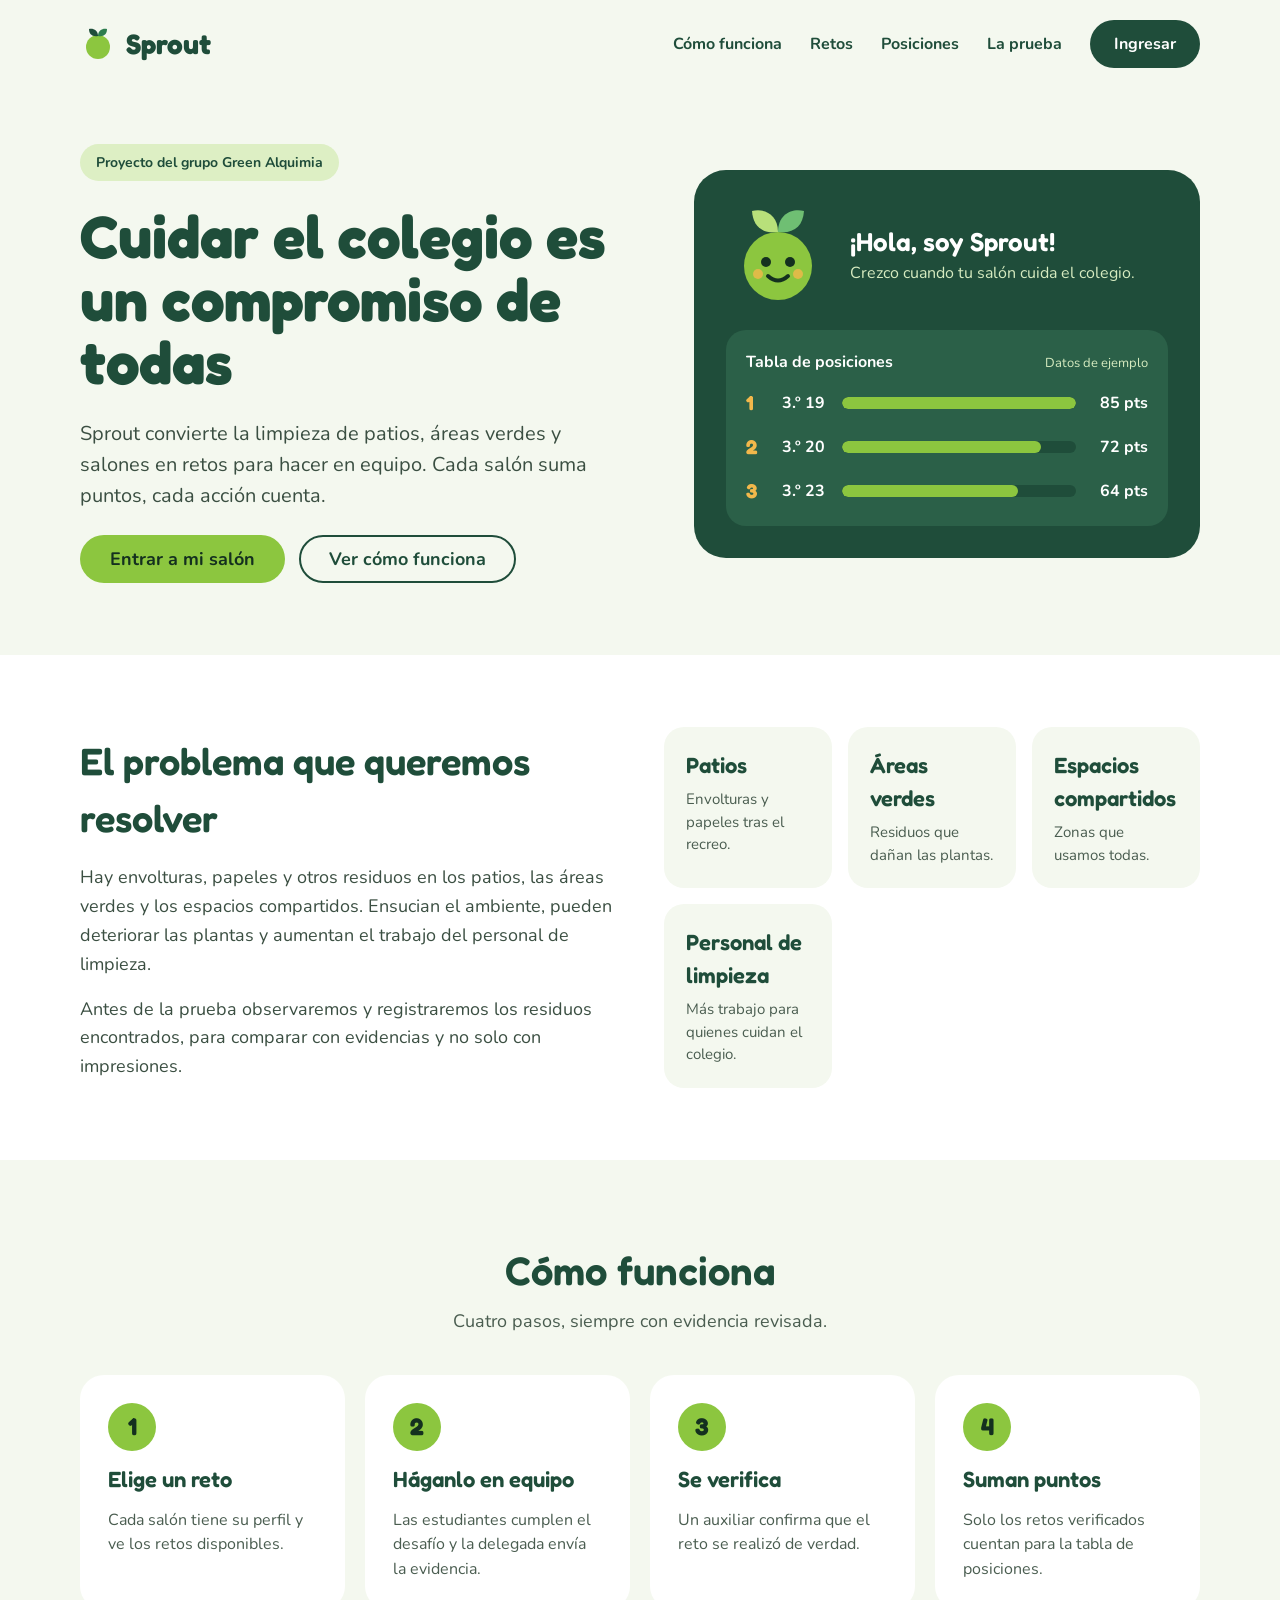
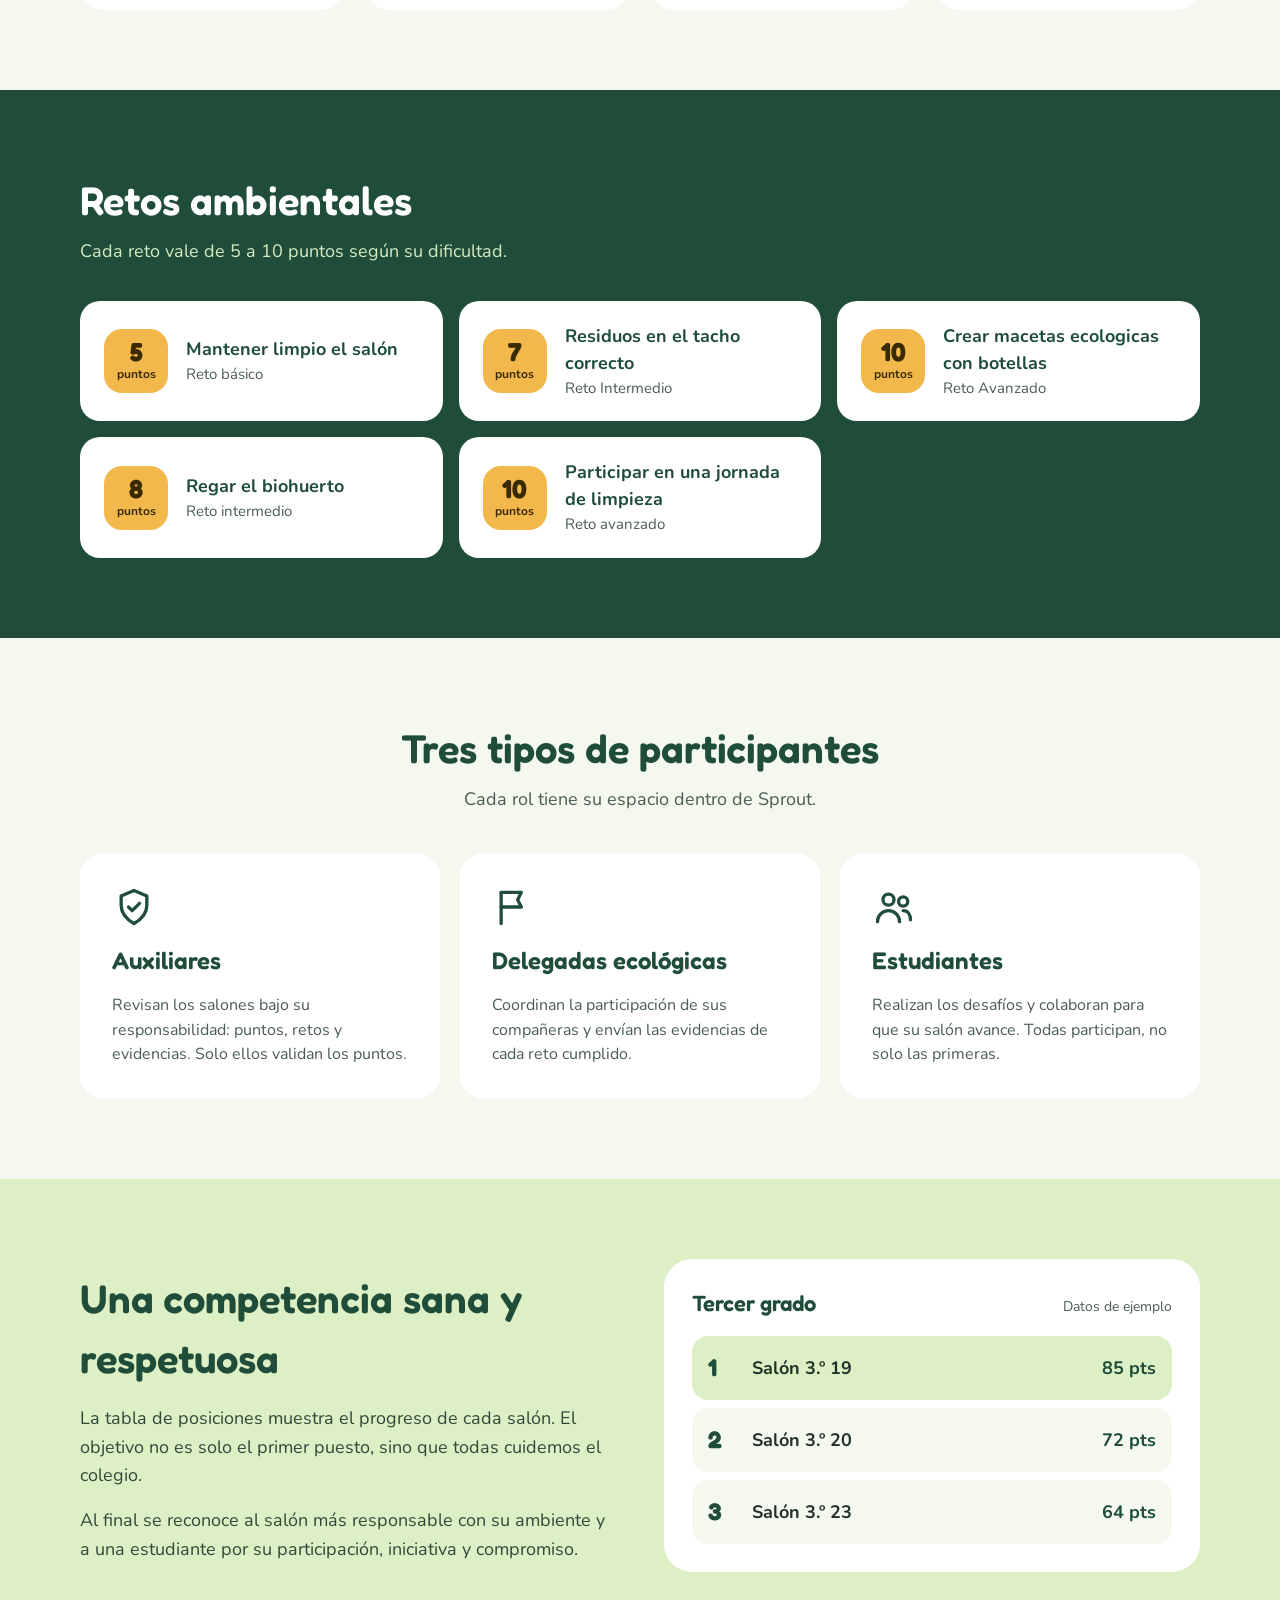
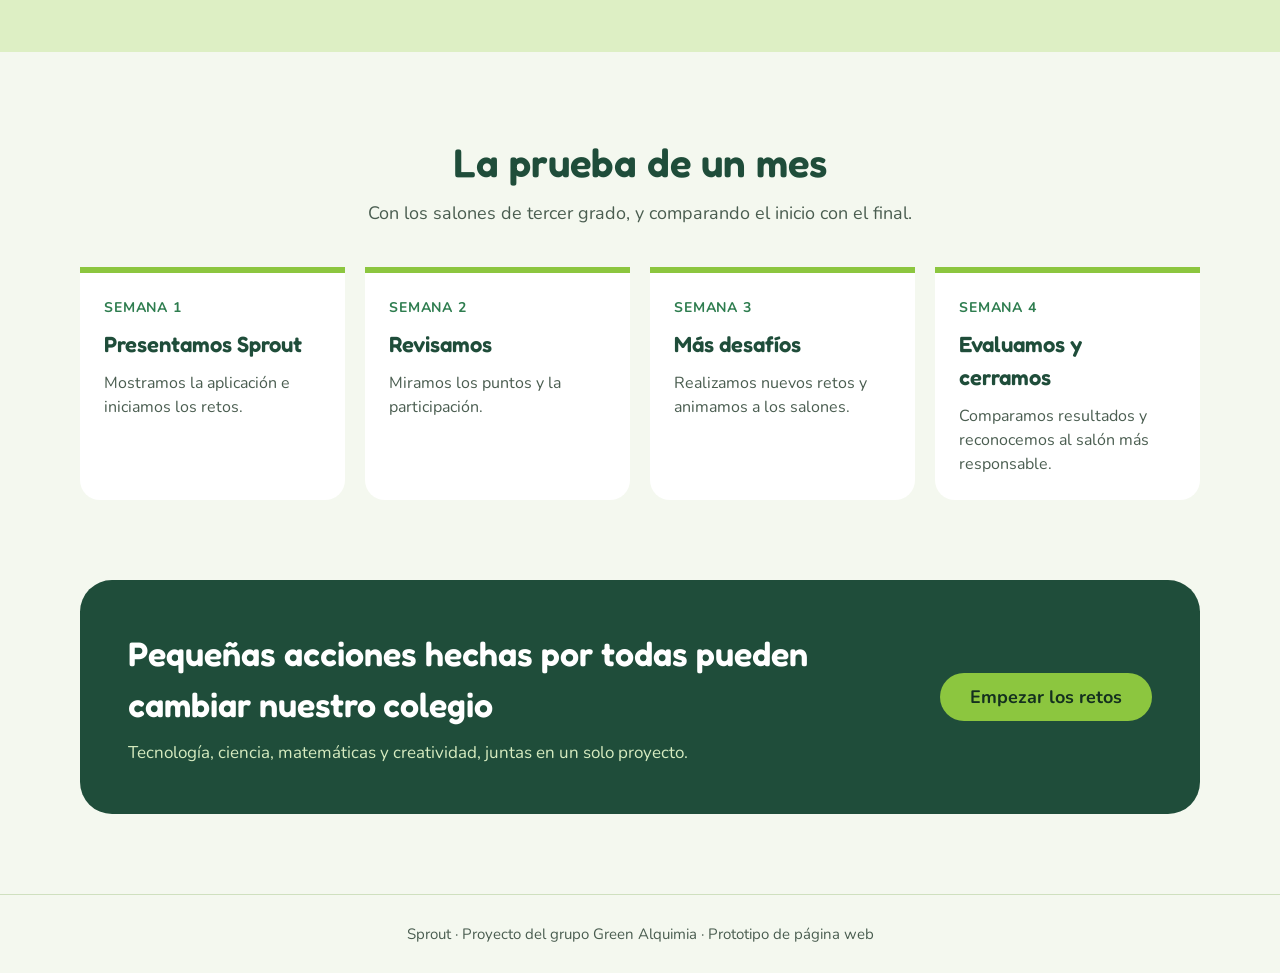
<file: index.html>
<!DOCTYPE html>
<html lang="es">
<head>
  <meta charset="utf-8">
  <meta name="viewport" content="width=device-width, initial-scale=1">
  <title>Sprout - Cuidemos nuestro colegio</title>
  <meta name="description" content="Sprout: retos ambientales por salón para cuidar los espacios del colegio. Proyecto del grupo Alquimia.">
  <link rel="preconnect" href="https://fonts.googleapis.com">
  <link rel="preconnect" href="https://fonts.gstatic.com" crossorigin>
  <link href="https://fonts.googleapis.com/css2?family=Fredoka:wght@500;600;700&family=Nunito:wght@400;600;700&display=swap" rel="stylesheet">
  <link rel="stylesheet" href="estilos.css">
</head>
<body>

  <!-- ENCABEZADO -->
  <header class="contenedor encabezado">
    <a class="logo" href="index.html" aria-label="Sprout, inicio">
      <svg width="36" height="36" viewBox="0 0 36 36" aria-hidden="true">
        <circle cx="18" cy="21" r="12" fill="#8CC63F"/>
        <path d="M18 10C18 4 13 2 9 3c0 5 3 8 9 7z" fill="#1F4D3A"/>
        <path d="M18 10c0-6 5-8 9-7 0 5-3 8-9 7z" fill="#2E7D4F"/>
      </svg>
      <span>Sprout</span>
    </a>
    <nav class="menu" aria-label="Principal">
      <a href="#como">Cómo funciona</a>
      <a href="#retos">Retos</a>
      <a href="#ranking">Posiciones</a>
      <a href="#prueba">La prueba</a>
      <a class="btn btn-oscuro" href="salon.html">Ingresar</a>
    </nav>
  </header>

  <main>

    <!-- HERO -->
    <section class="contenedor hero">
      <div class="hero-texto">
        <span class="etiqueta">Proyecto del grupo Green Alquimia</span>
        <h1>Cuidar el colegio es un compromiso de todas</h1>
        <p>Sprout convierte la limpieza de patios, áreas verdes y salones en retos para hacer en equipo. Cada salón suma puntos, cada acción cuenta.</p>
        <div class="botones">
          <a class="btn btn-lima" href="salon.html">Entrar a mi salón</a>
          <a class="btn btn-borde" href="#como">Ver cómo funciona</a>
        </div>
      </div>

      <div class="tarjeta-hero">
        <div class="mascota-fila">
          <svg width="104" height="104" viewBox="0 0 104 104" role="img" aria-label="Mascota de Sprout, un brote sonriente">
            <path d="M52 30C52 12 38 6 26 9c1 15 10 23 26 21z" fill="#B8E07A"/>
            <path d="M52 30c0-18 14-24 26-21-1 15-10 23-26 21z" fill="#6FBF73"/>
            <circle cx="52" cy="64" r="34" fill="#8CC63F"/>
            <circle cx="40" cy="60" r="5" fill="#14301F"/>
            <circle cx="64" cy="60" r="5" fill="#14301F"/>
            <path d="M42 74q10 9 20 0" fill="none" stroke="#14301F" stroke-width="4" stroke-linecap="round"/>
            <circle cx="32" cy="72" r="5" fill="#F2B84B" opacity="0.8"/>
            <circle cx="72" cy="72" r="5" fill="#F2B84B" opacity="0.8"/>
          </svg>
          <div>
            <h2>¡Hola, soy Sprout!</h2>
            <p>Crezco cuando tu salón cuida el colegio.</p>
          </div>
        </div>
        <div class="mini-ranking">
          <div class="mini-ranking-titulo">
            <strong>Tabla de posiciones</strong>
            <small>Datos de ejemplo</small>
          </div>
          <div class="fila-barra">
            <span class="pos">1</span><span class="nombre">3.º 19</span>
            <div class="barra"><i class="ancho-100"></i></div>
            <span class="pts">85 pts</span>
          </div>
          <div class="fila-barra">
            <span class="pos">2</span><span class="nombre">3.º 20</span>
            <div class="barra"><i class="ancho-85"></i></div>
            <span class="pts">72 pts</span>
          </div>
          <div class="fila-barra">
            <span class="pos">3</span><span class="nombre">3.º 23</span>
            <div class="barra"><i class="ancho-75"></i></div>
            <span class="pts">64 pts</span>
          </div>
        </div>
      </div>
    </section>

    <!-- EL PROBLEMA -->
    <section class="seccion-blanca" id="problema">
      <div class="contenedor dos-columnas">
        <div class="texto-largo">
          <h2>El problema que queremos resolver</h2>
          <p>Hay envolturas, papeles y otros residuos en los patios, las áreas verdes y los espacios compartidos. Ensucian el ambiente, pueden deteriorar las plantas y aumentan el trabajo del personal de limpieza.</p>
          <p>Antes de la prueba observaremos y registraremos los residuos encontrados, para comparar con evidencias y no solo con impresiones.</p>
        </div>
        <div class="cuadricula cuadricula-espacios">
          <div class="espacio"><h3>Patios</h3><p>Envolturas y papeles tras el recreo.</p></div>
          <div class="espacio"><h3>Áreas verdes</h3><p>Residuos que dañan las plantas.</p></div>
          <div class="espacio"><h3>Espacios compartidos</h3><p>Zonas que usamos todas.</p></div>
          <div class="espacio"><h3>Personal de limpieza</h3><p>Más trabajo para quienes cuidan el colegio.</p></div>
        </div>
      </div>
    </section>

    <!-- CÓMO FUNCIONA -->
    <section class="contenedor seccion" id="como">
      <h2 class="titulo-seccion">Cómo funciona</h2>
      <p class="subtitulo-seccion">Cuatro pasos, siempre con evidencia revisada.</p>
      <div class="cuadricula cuadricula-4">
        <article class="tarjeta">
          <div class="numero">1</div>
          <h3>Elige un reto</h3>
          <p>Cada salón tiene su perfil y ve los retos disponibles.</p>
        </article>
        <article class="tarjeta">
          <div class="numero">2</div>
          <h3>Háganlo en equipo</h3>
          <p>Las estudiantes cumplen el desafío y la delegada envía la evidencia.</p>
        </article>
        <article class="tarjeta">
          <div class="numero">3</div>
          <h3>Se verifica</h3>
          <p>Un auxiliar confirma que el reto se realizó de verdad.</p>
        </article>
        <article class="tarjeta">
          <div class="numero">4</div>
          <h3>Suman puntos</h3>
          <p>Solo los retos verificados cuentan para la tabla de posiciones.</p>
        </article>
      </div>
    </section>

    <!-- RETOS -->
    <section class="seccion-verde" id="retos">
      <div class="contenedor">
        <h2 class="titulo-seccion">Retos ambientales</h2>
        <p class="subtitulo-seccion">Cada reto vale de 5 a 10 puntos según su dificultad.</p>
        <div class="cuadricula cuadricula-retos">
          <article class="reto-card">
            <div class="puntos"><b>5</b><span>puntos</span></div>
            <div><h3>Mantener limpio el salón</h3><p>Reto básico</p></div>
          </article>
          <article class="reto-card">
            <div class="puntos"><b>7</b><span>puntos</span></div>
            <div><h3>Residuos en el tacho correcto</h3><p>Reto Intermedio</p></div>
          </article>
          <article class="reto-card">
            <div class="puntos"><b>10</b><span>puntos</span></div>
            <div><h3>Crear macetas ecologicas con botellas</h3><p>Reto Avanzado</p></div>
          </article>
          <article class="reto-card">
            <div class="puntos"><b>8</b><span>puntos</span></div>
            <div><h3>Regar el biohuerto</h3><p>Reto intermedio</p></div>
          </article>
          <article class="reto-card">
            <div class="puntos"><b>10</b><span>puntos</span></div>
            <div><h3>Participar en una jornada de limpieza</h3><p>Reto avanzado</p></div>
          </article>
        </div>
      </div>
    </section>

    <!-- PARTICIPANTES -->
    <section class="contenedor seccion" id="roles">
      <h2 class="titulo-seccion">Tres tipos de participantes</h2>
      <p class="subtitulo-seccion">Cada rol tiene su espacio dentro de Sprout.</p>
      <div class="cuadricula cuadricula-3">
        <article class="tarjeta tarjeta-rol">
          <svg width="44" height="44" viewBox="0 0 24 24" fill="none" stroke="#1F4D3A" stroke-width="1.8" stroke-linecap="round" stroke-linejoin="round" aria-hidden="true"><path d="M12 3l7 3v5c0 5-3.5 8-7 10-3.5-2-7-5-7-10V6z"/><path d="M9 12l2 2 4-4"/></svg>
          <h3>Auxiliares</h3>
          <p>Revisan los salones bajo su responsabilidad: puntos, retos y evidencias. Solo ellos validan los puntos.</p>
        </article>
        <article class="tarjeta tarjeta-rol">
          <svg width="44" height="44" viewBox="0 0 24 24" fill="none" stroke="#1F4D3A" stroke-width="1.8" stroke-linecap="round" stroke-linejoin="round" aria-hidden="true"><path d="M5 21V4"/><path d="M5 4h11l-2 4 2 4H5"/></svg>
          <h3>Delegadas ecológicas</h3>
          <p>Coordinan la participación de sus compañeras y envían las evidencias de cada reto cumplido.</p>
        </article>
        <article class="tarjeta tarjeta-rol">
          <svg width="44" height="44" viewBox="0 0 24 24" fill="none" stroke="#1F4D3A" stroke-width="1.8" stroke-linecap="round" stroke-linejoin="round" aria-hidden="true"><circle cx="9" cy="8" r="3"/><path d="M3 20c0-3.3 2.7-6 6-6s6 2.7 6 6"/><circle cx="17" cy="9" r="2.5"/><path d="M17 14c2.5 0 4 2 4 5"/></svg>
          <h3>Estudiantes</h3>
          <p>Realizan los desafíos y colaboran para que su salón avance. Todas participan, no solo las primeras.</p>
        </article>
      </div>
    </section>

    <!-- POSICIONES -->
    <section class="seccion-lima" id="ranking">
      <div class="contenedor dos-columnas">
        <div class="texto-largo">
          <h2>Una competencia sana y respetuosa</h2>
          <p>La tabla de posiciones muestra el progreso de cada salón. El objetivo no es solo el primer puesto, sino que todas cuidemos el colegio.</p>
          <p>Al final se reconoce al salón más responsable con su ambiente y a una estudiante por su participación, iniciativa y compromiso.</p>
        </div>
        <div class="panel-ranking">
          <div class="panel-ranking-titulo">
            <h3>Tercer grado</h3>
            <small>Datos de ejemplo</small>
          </div>
          <div class="fila-ranking primero"><span class="pos">1</span><span class="nombre">Salón 3.º 19</span><span class="pts">85 pts</span></div>
          <div class="fila-ranking"><span class="pos">2</span><span class="nombre">Salón 3.º 20</span><span class="pts">72 pts</span></div>
          <div class="fila-ranking"><span class="pos">3</span><span class="nombre">Salón 3.º 23</span><span class="pts">64 pts</span></div>
        </div>
      </div>
    </section>

    <!-- LA PRUEBA -->
    <section class="contenedor seccion" id="prueba">
      <h2 class="titulo-seccion">La prueba de un mes</h2>
      <p class="subtitulo-seccion">Con los salones de tercer grado, y comparando el inicio con el final.</p>
      <div class="cuadricula cuadricula-4">
        <article class="semana">
          <small>Semana 1</small>
          <h3>Presentamos Sprout</h3>
          <p>Mostramos la aplicación e iniciamos los retos.</p>
        </article>
        <article class="semana">
          <small>Semana 2</small>
          <h3>Revisamos</h3>
          <p>Miramos los puntos y la participación.</p>
        </article>
        <article class="semana">
          <small>Semana 3</small>
          <h3>Más desafíos</h3>
          <p>Realizamos nuevos retos y animamos a los salones.</p>
        </article>
        <article class="semana">
          <small>Semana 4</small>
          <h3>Evaluamos y cerramos</h3>
          <p>Comparamos resultados y reconocemos al salón más responsable.</p>
        </article>
      </div>
    </section>

    <!-- LLAMADO FINAL -->
    <section class="contenedor espacio-final">
      <div class="llamado">
        <div>
          <h2>Pequeñas acciones hechas por todas pueden cambiar nuestro colegio</h2>
          <p>Tecnología, ciencia, matemáticas y creatividad, juntas en un solo proyecto.</p>
        </div>
        <a class="btn btn-lima" href="salon.html">Empezar los retos</a>
      </div>
    </section>

  </main>

  <footer class="pie">Sprout · Proyecto del grupo Green Alquimia · Prototipo de página web</footer>

  <script src="script.js"></script>
</body>
</html>
</file>
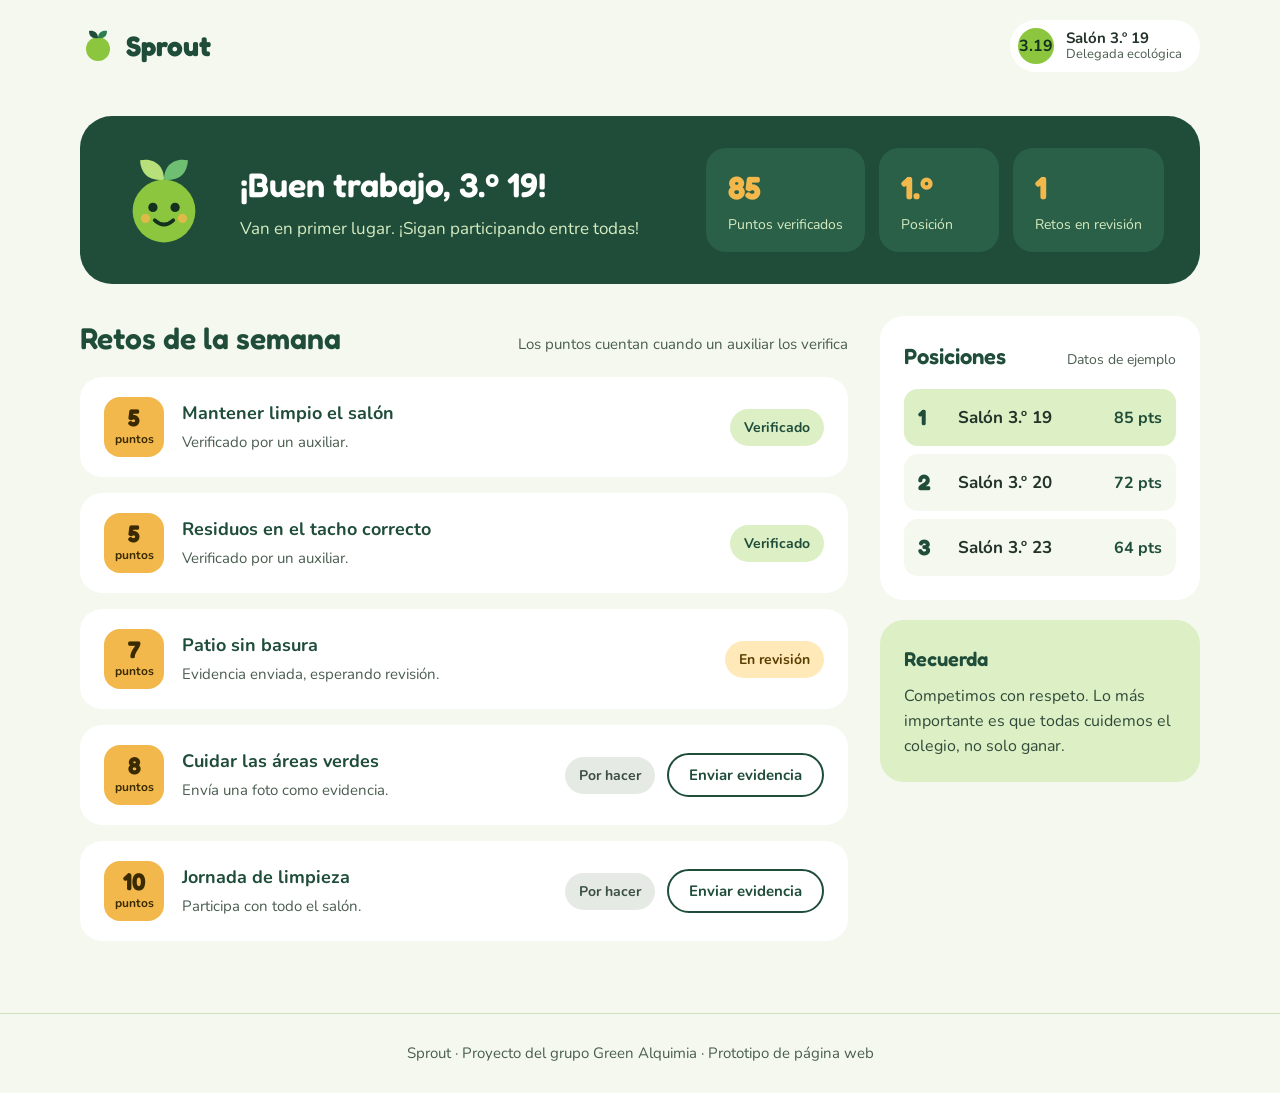
<file: salon.html>
<!DOCTYPE html>
<html lang="es">
<head>
  <meta charset="utf-8">
  <meta name="viewport" content="width=device-width, initial-scale=1">
  <title>Sprout - Panel del salón</title>
  <link rel="preconnect" href="https://fonts.googleapis.com">
  <link rel="preconnect" href="https://fonts.gstatic.com" crossorigin>
  <link href="https://fonts.googleapis.com/css2?family=Fredoka:wght@500;600;700&family=Nunito:wght@400;600;700&display=swap" rel="stylesheet">
  <link rel="stylesheet" href="estilos.css">
</head>
<body>

  <header class="contenedor encabezado">
    <a class="logo" href="index.html" aria-label="Sprout, volver al inicio">
      <svg width="36" height="36" viewBox="0 0 36 36" aria-hidden="true">
        <circle cx="18" cy="21" r="12" fill="#8CC63F"/>
        <path d="M18 10C18 4 13 2 9 3c0 5 3 8 9 7z" fill="#1F4D3A"/>
        <path d="M18 10c0-6 5-8 9-7 0 5-3 8-9 7z" fill="#2E7D4F"/>
      </svg>
      <span>Sprout</span>
    </a>
    <div class="chip-salon">
      <div class="avatar">3.19</div>
      <div>
        <strong>Salón 3.º 19</strong>
        <small>Delegada ecológica</small>
      </div>
    </div>
  </header>

  <main class="contenedor panel">

    <!-- BIENVENIDA Y RESUMEN -->
    <section class="bienvenida">
      <svg width="96" height="96" viewBox="0 0 104 104" role="img" aria-label="Sprout, la mascota, contenta">
        <path d="M52 30C52 12 38 6 26 9c1 15 10 23 26 21z" fill="#B8E07A"/>
        <path d="M52 30c0-18 14-24 26-21-1 15-10 23-26 21z" fill="#6FBF73"/>
        <circle cx="52" cy="64" r="34" fill="#8CC63F"/>
        <circle cx="40" cy="60" r="5" fill="#14301F"/>
        <circle cx="64" cy="60" r="5" fill="#14301F"/>
        <path d="M42 74q10 9 20 0" fill="none" stroke="#14301F" stroke-width="4" stroke-linecap="round"/>
        <circle cx="32" cy="72" r="5" fill="#F2B84B" opacity="0.8"/>
        <circle cx="72" cy="72" r="5" fill="#F2B84B" opacity="0.8"/>
      </svg>
      <div class="bienvenida-texto">
        <h1>¡Buen trabajo, 3.º 19!</h1>
        <p>Van en primer lugar. ¡Sigan participando entre todas!</p>
      </div>
      <div class="resumen">
        <div class="dato"><b>85</b><span>Puntos verificados</span></div>
        <div class="dato"><b>1.º</b><span>Posición</span></div>
        <div class="dato"><b id="contador-revision">1</b><span>Retos en revisión</span></div>
      </div>
    </section>

    <div class="panel-cuerpo">

      <!-- RETOS DE LA SEMANA -->
      <section class="lista-retos" aria-labelledby="titulo-retos">
        <div class="lista-retos-titulo">
          <h2 id="titulo-retos">Retos de la semana</h2>
          <p>Los puntos cuentan cuando un auxiliar los verifica</p>
        </div>

        <article class="reto">
          <div class="puntos"><b>5</b><span>puntos</span></div>
          <div class="reto-info">
            <h3>Mantener limpio el salón</h3>
            <p class="reto-detalle">Verificado por un auxiliar.</p>
          </div>
          <div class="reto-acciones"><span class="estado estado-ok">Verificado</span></div>
        </article>

        <article class="reto">
          <div class="puntos"><b>5</b><span>puntos</span></div>
          <div class="reto-info">
            <h3>Residuos en el tacho correcto</h3>
            <p class="reto-detalle">Verificado por un auxiliar.</p>
          </div>
          <div class="reto-acciones"><span class="estado estado-ok">Verificado</span></div>
        </article>

        <article class="reto">
          <div class="puntos"><b>7</b><span>puntos</span></div>
          <div class="reto-info">
            <h3>Patio sin basura</h3>
            <p class="reto-detalle">Evidencia enviada, esperando revisión.</p>
          </div>
          <div class="reto-acciones"><span class="estado estado-revision">En revisión</span></div>
        </article>

        <article class="reto">
          <div class="puntos"><b>8</b><span>puntos</span></div>
          <div class="reto-info">
            <h3>Cuidar las áreas verdes</h3>
            <p class="reto-detalle">Envía una foto como evidencia.</p>
          </div>
          <div class="reto-acciones">
            <span class="estado estado-pendiente">Por hacer</span>
            <button type="button" class="btn btn-borde btn-pequeno" data-enviar>Enviar evidencia</button>
          </div>
        </article>

        <article class="reto">
          <div class="puntos"><b>10</b><span>puntos</span></div>
          <div class="reto-info">
            <h3>Jornada de limpieza</h3>
            <p class="reto-detalle">Participa con todo el salón.</p>
          </div>
          <div class="reto-acciones">
            <span class="estado estado-pendiente">Por hacer</span>
            <button type="button" class="btn btn-borde btn-pequeno" data-enviar>Enviar evidencia</button>
          </div>
        </article>
      </section>

      <!-- LATERAL -->
      <aside class="lateral">
        <div class="panel-ranking">
          <div class="panel-ranking-titulo">
            <h3>Posiciones</h3>
            <small>Datos de ejemplo</small>
          </div>
          <div class="fila-ranking primero"><span class="pos">1</span><span class="nombre">Salón 3.º 19</span><span class="pts">85 pts</span></div>
          <div class="fila-ranking"><span class="pos">2</span><span class="nombre">Salón 3.º 20</span><span class="pts">72 pts</span></div>
          <div class="fila-ranking"><span class="pos">3</span><span class="nombre">Salón 3.º 23</span><span class="pts">64 pts</span></div>
        </div>
        <div class="recuerda">
          <h3>Recuerda</h3>
          <p>Competimos con respeto. Lo más importante es que todas cuidemos el colegio, no solo ganar.</p>
        </div>
      </aside>

    </div>
  </main>

  <footer class="pie">Sprout · Proyecto del grupo Green Alquimia · Prototipo de página web</footer>

  <script src="script.js"></script>
</body>
</html>
</file>
<file: estilos.css>
/* ==========================================================
   Sprout - Grupo Alquimia
   Hoja de estilos compartida por index.html y salon.html
   ========================================================== */

:root {
  --verde-oscuro: #1F4D3A;
  --verde-medio: #2B6048;
  --hoja: #2E7D4F;
  --lima: #8CC63F;
  --lima-claro: #DDEFC4;
  --verde-palido: #D6EBC0;
  --fondo: #F4F8EF;
  --blanco: #FFFFFF;
  --amarillo: #F2B84B;
  --texto: #23332A;
  --texto-suave: #4A5D50;
  --texto-sobre-lima: #14301F;
  --texto-sobre-amarillo: #3A2A00;
  --borde: #CFE0BF;
}

* { box-sizing: border-box; }

html { scroll-behavior: smooth; }

body {
  margin: 0;
  font-family: 'Nunito', system-ui, sans-serif;
  color: var(--texto);
  background: var(--fondo);
  line-height: 1.5;
}

h1, h2, h3 {
  font-family: 'Fredoka', sans-serif;
  color: var(--verde-oscuro);
  margin: 0;
}

p { margin: 0; }

a { color: var(--verde-oscuro); }
a:hover { color: #0F2E21; }

:focus-visible {
  outline: 3px solid var(--amarillo);
  outline-offset: 3px;
}

.contenedor {
  max-width: 1200px;
  margin: 0 auto;
  padding: 0 40px;
}

/* ---------- Botones ---------- */
.btn {
  display: inline-flex;
  align-items: center;
  justify-content: center;
  min-height: 48px;
  padding: 0 28px;
  border-radius: 999px;
  border: 2px solid transparent;
  font-family: inherit;
  font-weight: 700;
  font-size: 18px;
  text-decoration: none;
  cursor: pointer;
}
.btn-lima { background: var(--lima); color: var(--texto-sobre-lima); }
.btn-lima:hover { background: #7DB82F; color: var(--texto-sobre-lima); }
.btn-borde { border-color: var(--verde-oscuro); color: var(--verde-oscuro); background: transparent; }
.btn-borde:hover { background: var(--lima-claro); }
.btn-oscuro { background: var(--verde-oscuro); color: var(--blanco); font-size: 16px; padding: 0 22px; }
.btn-oscuro:hover { background: #0F2E21; color: var(--blanco); }
.btn-pequeno { min-height: 44px; font-size: 15px; padding: 0 20px; background: var(--blanco); }

/* ---------- Encabezado ---------- */
.encabezado {
  display: flex;
  flex-wrap: wrap;
  align-items: center;
  justify-content: space-between;
  gap: 16px;
  padding-top: 20px;
  padding-bottom: 20px;
}
.logo {
  display: flex;
  align-items: center;
  gap: 10px;
  text-decoration: none;
}
.logo span {
  font-family: 'Fredoka', sans-serif;
  font-weight: 700;
  font-size: 28px;
  color: var(--verde-oscuro);
}
.menu {
  display: flex;
  flex-wrap: wrap;
  align-items: center;
  gap: 28px;
  font-weight: 700;
}
.menu a { text-decoration: none; }
.menu a.btn-oscuro { color: var(--blanco); }

.chip-salon {
  display: flex;
  align-items: center;
  gap: 12px;
  background: var(--blanco);
  border-radius: 999px;
  padding: 8px 18px 8px 8px;
}
.chip-salon .avatar {
  width: 36px;
  height: 36px;
  border-radius: 999px;
  background: var(--lima);
  color: var(--texto-sobre-lima);
  font-weight: 700;
  display: flex;
  align-items: center;
  justify-content: center;
}
.chip-salon strong { display: block; font-size: 15px; line-height: 1.2; }
.chip-salon small { display: block; font-size: 13px; color: var(--texto-suave); line-height: 1.2; }

/* ---------- Hero ---------- */
.hero {
  display: flex;
  flex-wrap: wrap;
  align-items: center;
  gap: 48px;
  padding-top: 56px;
  padding-bottom: 72px;
}
.hero-texto {
  flex: 1 1 440px;
  display: flex;
  flex-direction: column;
  gap: 24px;
}
.etiqueta {
  align-self: flex-start;
  background: var(--lima-claro);
  color: var(--verde-oscuro);
  font-weight: 700;
  font-size: 14px;
  padding: 8px 16px;
  border-radius: 999px;
}
.hero h1 { font-size: 60px; line-height: 1.05; font-weight: 700; }
.hero-texto > p { font-size: 20px; line-height: 1.55; color: #3B4F42; max-width: 540px; }
.botones { display: flex; flex-wrap: wrap; gap: 14px; }

.tarjeta-hero {
  flex: 1 1 380px;
  background: var(--verde-oscuro);
  color: var(--blanco);
  border-radius: 32px;
  padding: 32px;
  display: flex;
  flex-direction: column;
  gap: 24px;
}
.mascota-fila { display: flex; align-items: center; gap: 20px; }
.mascota-fila h2 { color: var(--blanco); font-size: 26px; font-weight: 600; }
.mascota-fila p { font-size: 16px; color: var(--verde-palido); }

.mini-ranking {
  background: var(--verde-medio);
  border-radius: 20px;
  padding: 20px;
  display: flex;
  flex-direction: column;
  gap: 14px;
}
.mini-ranking-titulo { display: flex; justify-content: space-between; align-items: baseline; }
.mini-ranking-titulo strong { font-size: 16px; }
.mini-ranking-titulo small { font-size: 13px; color: var(--verde-palido); }
.fila-barra { display: flex; align-items: center; gap: 12px; }
.fila-barra .pos { font-family: 'Fredoka', sans-serif; font-weight: 700; font-size: 20px; width: 24px; color: var(--amarillo); }
.fila-barra .nombre { font-weight: 700; width: 48px; }
.fila-barra .pts { font-weight: 700; width: 60px; text-align: right; }
.barra { flex: 1; height: 12px; background: var(--verde-oscuro); border-radius: 999px; overflow: hidden; }
.barra i { display: block; height: 12px; background: var(--lima); border-radius: 999px; }
.ancho-100 { width: 100%; }
.ancho-85 { width: 85%; }
.ancho-75 { width: 75%; }

/* ---------- Secciones ---------- */
.seccion { padding-top: 80px; padding-bottom: 80px; }
.seccion-blanca { background: var(--blanco); padding: 72px 0; }
.seccion-verde { background: var(--verde-oscuro); padding: 80px 0; }
.seccion-lima { background: var(--lima-claro); padding: 80px 0; }

.titulo-seccion { font-size: 40px; font-weight: 600; text-align: center; margin-bottom: 8px; }
.subtitulo-seccion { font-size: 18px; color: var(--texto-suave); text-align: center; margin-bottom: 40px; }
.seccion-verde .titulo-seccion { color: var(--blanco); text-align: left; }
.seccion-verde .subtitulo-seccion { color: var(--verde-palido); text-align: left; margin-bottom: 36px; }

.dos-columnas { display: flex; flex-wrap: wrap; gap: 48px; align-items: center; }
.dos-columnas > div { flex: 1 1 380px; }
.texto-largo { display: flex; flex-direction: column; gap: 16px; }
.texto-largo h2 { font-size: 38px; font-weight: 600; }
.texto-largo p { font-size: 18px; line-height: 1.6; color: #3B4F42; }
.seccion-lima .texto-largo h2 { font-size: 40px; }
.seccion-lima .texto-largo p { color: #2F4A3A; }

.cuadricula { display: grid; gap: 20px; }
.cuadricula-4 { grid-template-columns: repeat(auto-fit, minmax(240px, 1fr)); }
.cuadricula-3 { grid-template-columns: repeat(auto-fit, minmax(300px, 1fr)); }
.cuadricula-retos { grid-template-columns: repeat(auto-fit, minmax(340px, 1fr)); gap: 16px; }
.cuadricula-espacios { grid-template-columns: repeat(auto-fit, minmax(160px, 1fr)); gap: 16px; }

.espacio { background: var(--fondo); border-radius: 20px; padding: 22px; }
.espacio h3 { font-size: 22px; font-weight: 600; margin-bottom: 6px; }
.espacio p { font-size: 15px; color: var(--texto-suave); }

/* ---------- Tarjetas ---------- */
.tarjeta {
  background: var(--blanco);
  border-radius: 24px;
  padding: 28px;
  display: flex;
  flex-direction: column;
  gap: 12px;
}
.tarjeta h3 { font-size: 22px; font-weight: 600; }
.tarjeta p { font-size: 16px; line-height: 1.55; color: var(--texto-suave); }
.tarjeta-rol { padding: 32px; gap: 14px; }
.tarjeta-rol h3 { font-size: 24px; }

.numero {
  width: 48px;
  height: 48px;
  border-radius: 999px;
  background: var(--lima);
  color: var(--texto-sobre-lima);
  font-family: 'Fredoka', sans-serif;
  font-weight: 700;
  font-size: 24px;
  display: flex;
  align-items: center;
  justify-content: center;
}

/* ---------- Retos ---------- */
.reto-card {
  background: var(--blanco);
  border-radius: 20px;
  padding: 22px 24px;
  display: flex;
  align-items: center;
  gap: 18px;
}
.puntos {
  flex: none;
  width: 64px;
  height: 64px;
  border-radius: 18px;
  background: var(--amarillo);
  color: var(--texto-sobre-amarillo);
  display: flex;
  flex-direction: column;
  align-items: center;
  justify-content: center;
}
.puntos b { font-family: 'Fredoka', sans-serif; font-size: 26px; line-height: 1; }
.puntos span { font-weight: 700; font-size: 12px; }
.reto-card h3 { font-family: 'Nunito', sans-serif; font-weight: 700; font-size: 18px; }
.reto-card p { font-size: 15px; color: var(--texto-suave); }

/* ---------- Posiciones ---------- */
.panel-ranking {
  background: var(--blanco);
  border-radius: 28px;
  padding: 28px;
  display: flex;
  flex-direction: column;
  gap: 8px;
}
.panel-ranking-titulo { display: flex; justify-content: space-between; align-items: baseline; padding-bottom: 8px; }
.panel-ranking-titulo h3 { font-size: 22px; font-weight: 600; }
.panel-ranking-titulo small { font-size: 14px; color: var(--texto-suave); }
.fila-ranking {
  display: flex;
  align-items: center;
  gap: 16px;
  padding: 14px 16px;
  background: var(--fondo);
  border-radius: 16px;
}
.fila-ranking.primero { background: var(--lima-claro); }
.fila-ranking .pos { font-family: 'Fredoka', sans-serif; font-weight: 700; font-size: 24px; color: var(--verde-oscuro); width: 28px; }
.fila-ranking .nombre { flex: 1; font-weight: 700; font-size: 18px; }
.fila-ranking .pts { font-weight: 700; font-size: 18px; color: var(--verde-oscuro); }

/* ---------- Cronograma ---------- */
.semana {
  background: var(--blanco);
  border-top: 6px solid var(--lima);
  border-radius: 0 0 20px 20px;
  padding: 24px;
  display: flex;
  flex-direction: column;
  gap: 10px;
}
.semana small { font-weight: 700; font-size: 14px; color: var(--hoja); text-transform: uppercase; letter-spacing: 0.06em; }
.semana h3 { font-size: 22px; font-weight: 600; }
.semana p { font-size: 16px; color: var(--texto-suave); }

/* ---------- Llamado final ---------- */
.llamado {
  background: var(--verde-oscuro);
  border-radius: 32px;
  padding: 48px;
  display: flex;
  flex-wrap: wrap;
  align-items: center;
  justify-content: space-between;
  gap: 24px;
}
.llamado div { flex: 1 1 420px; }
.llamado h2 { color: var(--blanco); font-size: 34px; font-weight: 600; margin-bottom: 10px; }
.llamado p { font-size: 17px; color: var(--verde-palido); }
.espacio-final { padding-bottom: 80px; }

.pie {
  border-top: 1px solid var(--borde);
  padding: 28px 40px;
  text-align: center;
  font-size: 15px;
  color: var(--texto-suave);
}

/* ==========================================================
   Panel del salón (salon.html)
   ========================================================== */
.panel { display: flex; flex-direction: column; gap: 32px; padding-top: 24px; padding-bottom: 72px; }

.bienvenida {
  display: flex;
  flex-wrap: wrap;
  align-items: center;
  gap: 28px;
  background: var(--verde-oscuro);
  color: var(--blanco);
  border-radius: 32px;
  padding: 32px 36px;
}
.bienvenida-texto { flex: 1 1 280px; display: flex; flex-direction: column; gap: 6px; }
.bienvenida h1 { color: var(--blanco); font-size: 34px; font-weight: 600; }
.bienvenida p { font-size: 17px; color: var(--verde-palido); }
.resumen { display: flex; flex-wrap: wrap; gap: 14px; }
.dato {
  background: var(--verde-medio);
  border-radius: 20px;
  padding: 16px 22px;
  min-width: 120px;
}
.dato b { display: block; font-family: 'Fredoka', sans-serif; font-weight: 700; font-size: 32px; color: var(--amarillo); }
.dato span { font-size: 14px; color: var(--verde-palido); }

.panel-cuerpo { display: flex; flex-wrap: wrap; gap: 32px; align-items: flex-start; }
.lista-retos { flex: 999 1 560px; min-width: 0; display: flex; flex-direction: column; gap: 16px; }
.lista-retos-titulo { display: flex; flex-wrap: wrap; justify-content: space-between; align-items: baseline; gap: 8px; }
.lista-retos-titulo h2 { font-size: 30px; font-weight: 600; }
.lista-retos-titulo p { font-size: 15px; color: var(--texto-suave); }

.reto {
  background: var(--blanco);
  border-radius: 22px;
  padding: 20px 24px;
  display: flex;
  flex-wrap: wrap;
  align-items: center;
  gap: 18px;
}
.reto .puntos { width: 60px; height: 60px; border-radius: 16px; }
.reto .puntos b { font-size: 24px; }
.reto-info { flex: 1 1 220px; display: flex; flex-direction: column; gap: 4px; }
.reto-info h3 { font-family: 'Nunito', sans-serif; font-weight: 700; font-size: 18px; }
.reto-detalle { font-size: 15px; color: var(--texto-suave); }
.reto-acciones { display: flex; align-items: center; gap: 12px; }

.estado { font-weight: 700; font-size: 14px; padding: 8px 14px; border-radius: 999px; }
.estado-ok { background: var(--lima-claro); color: var(--verde-oscuro); }
.estado-revision { background: #FFE9B8; color: #5A3E00; }
.estado-pendiente { background: #E6EAE4; color: #3B4F42; }

.lateral { flex: 1 1 320px; display: flex; flex-direction: column; gap: 20px; }
.lateral .panel-ranking { border-radius: 24px; padding: 24px; }
.lateral .fila-ranking { padding: 12px 14px; border-radius: 14px; }
.lateral .fila-ranking .pos { font-size: 22px; width: 24px; }
.lateral .fila-ranking .nombre { font-size: 17px; }
.lateral .fila-ranking .pts { font-size: 16px; }
.recuerda { background: var(--lima-claro); border-radius: 24px; padding: 24px; display: flex; flex-direction: column; gap: 10px; }
.recuerda h3 { font-size: 20px; font-weight: 600; }
.recuerda p { font-size: 16px; line-height: 1.55; color: #2F4A3A; }

/* ---------- Pantallas pequeñas ---------- */
@media (max-width: 720px) {
  .contenedor { padding: 0 20px; }
  .hero { gap: 32px; padding-top: 32px; padding-bottom: 48px; }
  .hero h1 { font-size: 40px; }
  .hero-texto > p { font-size: 18px; }
  .titulo-seccion, .seccion-lima .texto-largo h2 { font-size: 32px; }
  .seccion, .seccion-verde, .seccion-lima { padding-top: 56px; padding-bottom: 56px; }
  .llamado { padding: 32px 24px; }
  .llamado h2 { font-size: 28px; }
  .menu { gap: 18px; }
  .bienvenida { padding: 24px; }
  .bienvenida h1 { font-size: 28px; }
  .cuadricula-3, .cuadricula-retos { grid-template-columns: 1fr; }
}
</file>
